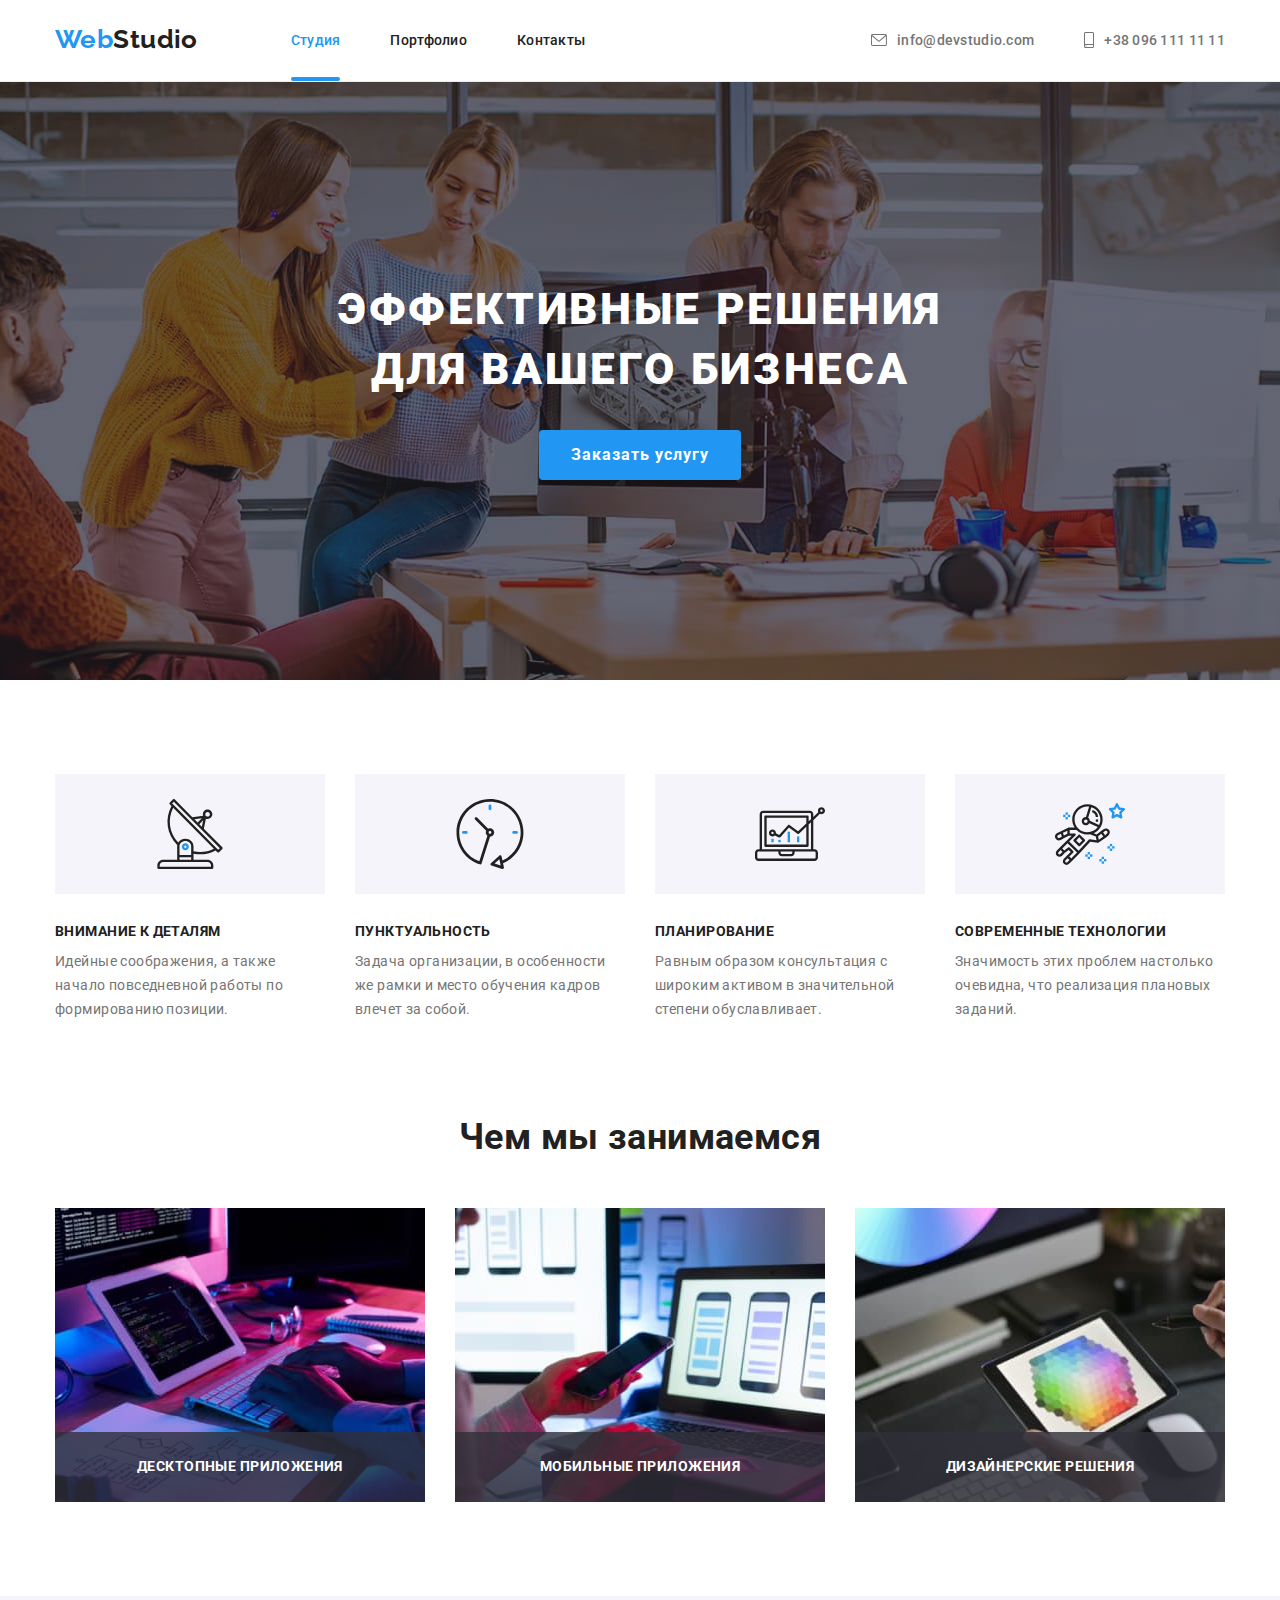
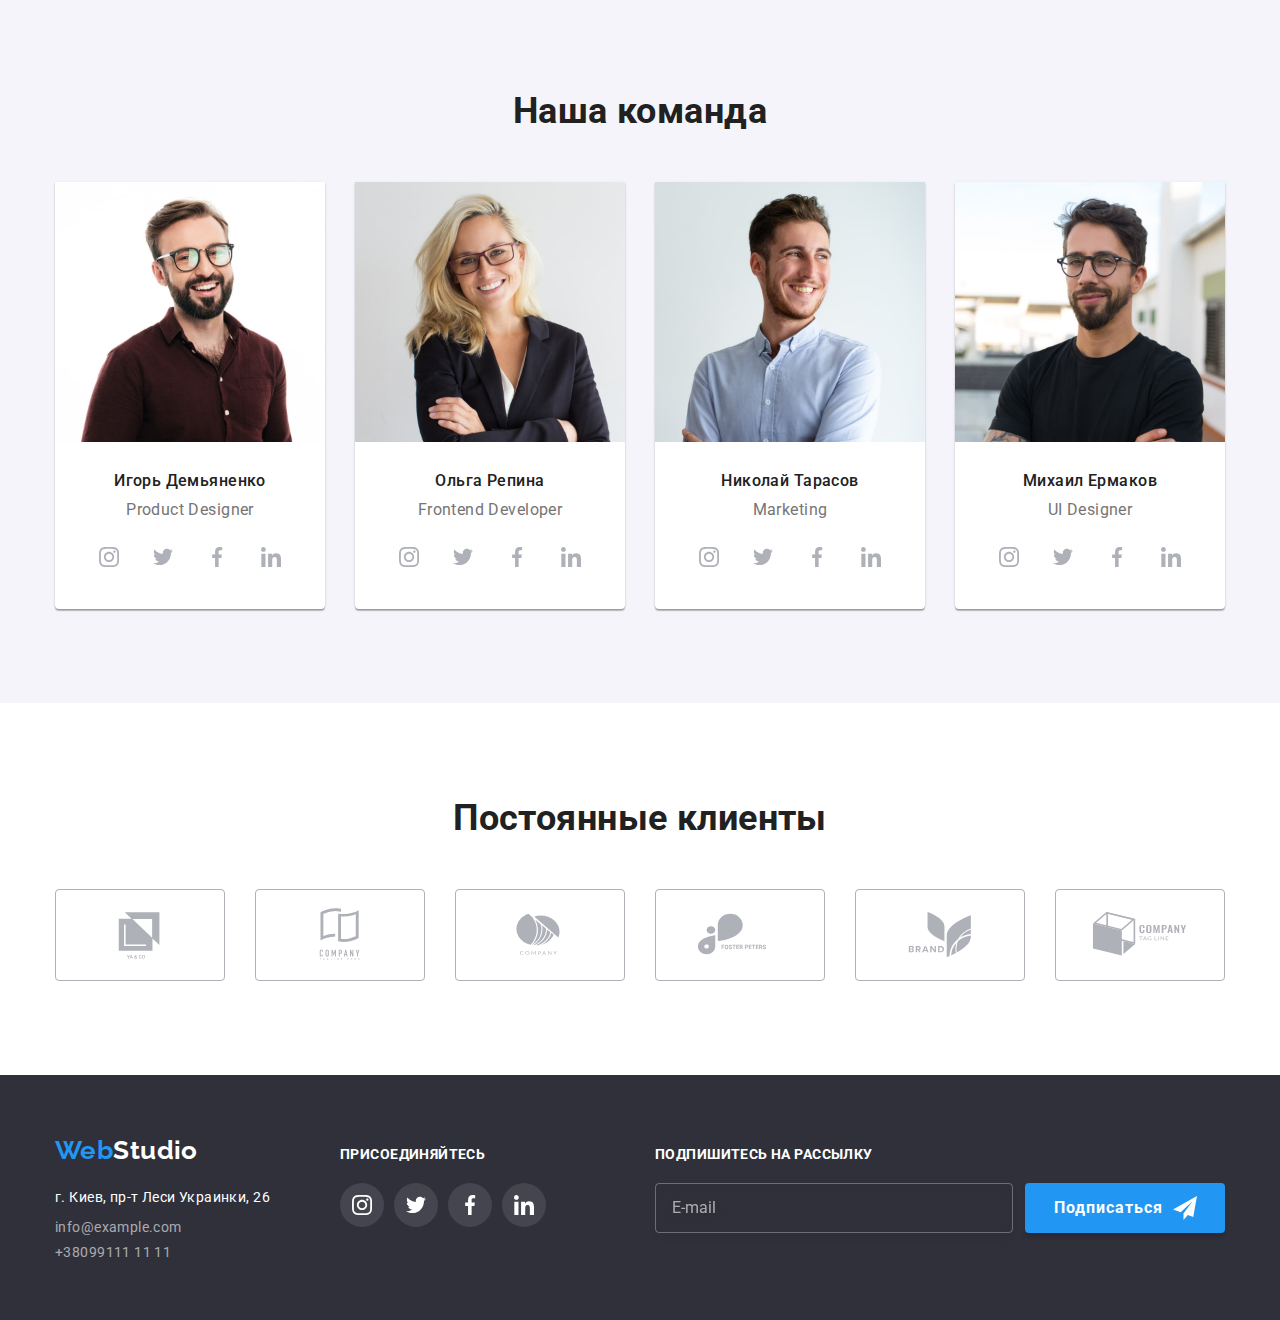
<file: index.html>
<!DOCTYPE html>
<html lang="ru">
  <head>
    <meta charset="UTF-8" />
    <meta http-equiv="X-UA-Compatible" content="IE=edge" />
    <meta name="viewport" content="width=device-width, initial-scale=1.0" />
    <title>WebStudio</title>
    <link rel="preconnect" href="https://fonts.googleapis.com" />
    <link rel="preconnect" href="https://fonts.gstatic.com" crossorigin />
    <link
      href="https://fonts.googleapis.com/css2?family=Raleway:wght@700&family=Roboto:wght@400;500;700;900&display=swap"
      rel="stylesheet"
    />
    <link
      rel="stylesheet"
      href="https://cdnjs.cloudflare.com/ajax/libs/modern-normalize/1.1.0/modern-normalize.min.css"
    />
    <link rel="stylesheet" href="./css/styles.css" />
  </head>
  <body>
    <!-- шапка сайту -->
    <header class="header">
      <div class="conteiner header-contact">
        <nav class="header-navig">
          <a href="" class="header-logo">Web<span class="header-logoblack">Studio</span></a>
          <ul class="header-nav list">
            <li class="header-item">
              <a href="./index.html" class="headerlink current">Студия</a>
            </li>
            <li class="header-item"><a href="./portfolio.html" class="headerlink">Портфолио</a></li>
            <li class="header-item"><a href="" class="headerlink">Контакты</a></li>
          </ul>
        </nav>

        <!-- мейл і тел -->
        <ul class="header-contact list">
          <li class="header-item">
            <a href="mailto:info@devstudio.com" class="headermail"
              ><svg class="header-icon" width="16px" height="12px">
                <use href="./images/icons.svg#icon-envelope"></use>
              </svg>
              info@devstudio.com
            </a>
          </li>
          <li class="header-item">
            <a href="tel:+380961111111" class="headertel"
              ><svg class="header-icon" width="10px" height="16px">
                <use href="./images/icons.svg#icon-smartphone"></use>
              </svg>
              +38 096 111 11 11
            </a>
          </li>
        </ul>
      </div>
    </header>
    <!---------- H E R O -------- ефективне - рішення --------->
    <main>
      <section class="section hero overlay">
        <div class="conteiner">
          <h1 class="hero-text">Эффективные решения для вашего бизнеса</h1>
          <button type="button" class="button-zakaz" data-modal-open>Заказать услугу</button>
        </div>
      </section>
      <!---------------- особливості ------------------->
      <section class="section special">
        <div class="conteiner">
          <h2 hidden>Особливості</h2>
          <ul class="title-list list">
            <li class="special-item icon-antenna">
              <h3 class="special-big">Внимание к деталям</h3>
              <p class="special small">
                Идейные соображения, а также начало повседневной работы по формированию позиции.
              </p>
            </li>
            <li class="special-item icon-clock">
              <h3 class="special-big">Пунктуальность</h3>
              <p class="special small">
                Задача организации, в особенности же рамки и место обучения кадров влечет за собой.
              </p>
            </li>
            <li class="special-item icon-diagram">
              <h3 class="special-big">Планирование</h3>
              <p class="special small">
                Равным образом консультация с широким активом в значительной степени обуславливает.
              </p>
            </li>
            <li class="special-item icon-astronaut">
              <h3 class="special-big">Современные технологии</h3>
              <p class="special small">
                Значимость этих проблем настолько очевидна, что реализация плановых заданий.
              </p>
            </li>
          </ul>
        </div>
      </section>
      <!-- чим ми займаємося -->
      <section class="section chem">
        <div class="conteiner">
          <h2 class="chem-text">Чем мы занимаемся</h2>
          <ul class="chem-list list">
            <li class="chem-item">
              <a href="" class="working1">
                <div class="chem-thumb">
                  <img src="./images/img1.jpg" alt="work with comp" width="370" />
                  <p class="chem-subtext">ДЕСКТОПНЫЕ ПРИЛОЖЕНИЯ</p>
                </div>
              </a>
            </li>
            <li class="chem-item">
              <a href="" class="working2">
                <div class="chem-thumb">
                  <img src="./images/img2.jpg" alt="work with phone" width="370" />
                  <p class="chem-subtext">МОБИЛЬНЫЕ ПРИЛОЖЕНИЯ</p>
                </div>
              </a>
            </li>
            <li class="chem-item">
              <a href="" class="working3">
                <div class="chem-thumb">
                  <img src="./images/img3.jpg" alt="work with tablet" width="370" />
                  <p class="chem-subtext">ДИЗАЙНЕРСКИЕ РЕШЕНИЯ</p>
                </div>
              </a>
            </li>
          </ul>
        </div>
      </section>
      <!-- наша команда -->
      <section class="section ourteam">
        <div class="conteiner">
          <h2 class="ourteam-text">Наша команда</h2>
          <ul class="team-list list">
            <li class="team-item">
              <article class="card">
                <div class="card-thumb">
                  <img src="./images/imgteam1.jpg" alt="Product Designer" width="270" />
                </div>
                <div class="card-content">
                  <h3 class="teamtext-big">Игорь Демьяненко</h3>
                  <p class="teamtext-small" lang="en">Product Designer</p>
                  <ul class="masters-soc list">
                    <li class="masters-soc-item">
                      <a href="" class="social-link link">
                        <svg class="soc-icon" width="20" height="20">
                          <use href="./images/icons.svg#icon-instagram"></use>
                        </svg>
                      </a>
                    </li>
                    <li class="masters-soc-item">
                      <a href="" class="social-link link">
                        <svg class="soc-icon" width="20" height="20">
                          <use href="./images/icons.svg#icon-twitter"></use>
                        </svg>
                      </a>
                    </li>
                    <li class="masters-soc-item">
                      <a href="" class="social-link link">
                        <svg class="soc-icon" width="20" height="20">
                          <use href="./images/icons.svg#icon-facebook"></use>
                        </svg>
                      </a>
                    </li>
                    <li class="masters-soc-item">
                      <a href="" class="social-link link">
                        <svg class="soc-icon" width="20" height="20">
                          <use href="./images/icons.svg#icon-linkedin"></use>
                        </svg>
                      </a>
                    </li>
                  </ul>
                </div>
              </article>
            </li>

            <li class="team-item">
              <article class="card">
                <div class="card-thumb">
                  <img src="./images/imgteam2.jpg" alt="Frontend Developer" width="270" />
                </div>
                <div class="card-content">
                  <h3 class="teamtext-big">Ольга Репина</h3>
                  <p class="teamtext-small" lang="en">Frontend Developer</p>
                  <ul class="masters-soc list">
                    <li class="masters-soc-item">
                      <a href="" class="social-link link">
                        <svg class="soc-icon" width="20" height="20">
                          <use href="./images/icons.svg#icon-instagram"></use>
                        </svg>
                      </a>
                    </li>
                    <li class="masters-soc-item">
                      <a href="" class="social-link link">
                        <svg class="soc-icon" width="20" height="20">
                          <use href="./images/icons.svg#icon-twitter"></use>
                        </svg>
                      </a>
                    </li>
                    <li class="masters-soc-item">
                      <a href="" class="social-link link">
                        <svg class="soc-icon" width="20" height="20">
                          <use href="./images/icons.svg#icon-facebook"></use>
                        </svg>
                      </a>
                    </li>
                    <li class="masters-soc-item">
                      <a href="" class="social-link link">
                        <svg class="soc-icon" width="20" height="20">
                          <use href="./images/icons.svg#icon-linkedin"></use>
                        </svg>
                      </a>
                    </li>
                  </ul>
                </div>
              </article>
            </li>

            <li class="team-item">
              <article class="card">
                <div class="card-thumb">
                  <img src="./images/imgteam3.jpg" alt="Marketing" width="270" />
                </div>
                <div class="card-content">
                  <h3 class="teamtext-big">Николай Тарасов</h3>
                  <p class="teamtext-small" lang="en">Marketing</p>
                  <ul class="masters-soc list">
                    <li class="masters-soc-item">
                      <a href="" class="social-link link">
                        <svg class="soc-icon" width="20" height="20">
                          <use href="./images/icons.svg#icon-instagram"></use>
                        </svg>
                      </a>
                    </li>
                    <li class="masters-soc-item">
                      <a href="" class="social-link link">
                        <svg class="soc-icon" width="20" height="20">
                          <use href="./images/icons.svg#icon-twitter"></use>
                        </svg>
                      </a>
                    </li>
                    <li class="masters-soc-item">
                      <a href="" class="social-link link">
                        <svg class="soc-icon" width="20" height="20">
                          <use href="./images/icons.svg#icon-facebook"></use>
                        </svg>
                      </a>
                    </li>
                    <li class="masters-soc-item">
                      <a href="" class="social-link link">
                        <svg class="soc-icon" width="20" height="20">
                          <use href="./images/icons.svg#icon-linkedin"></use>
                        </svg>
                      </a>
                    </li>
                  </ul>
                </div>
              </article>
            </li>

            <li class="team-item">
              <article class="card">
                <div class="card-thumb">
                  <img src="./images/imgteam4.jpg" alt="UI Designer" width="270" />
                </div>
                <div class="card-content">
                  <h3 class="teamtext-big">Михаил Ермаков</h3>
                  <p class="teamtext-small" lang="en">UI Designer</p>
                  <ul class="masters-soc list">
                    <li class="masters-soc-item">
                      <a href="" class="social-link link">
                        <svg class="soc-icon" width="20" height="20">
                          <use href="./images/icons.svg#icon-instagram"></use>
                        </svg>
                      </a>
                    </li>
                    <li class="masters-soc-item">
                      <a href="" class="social-link link">
                        <svg class="soc-icon" width="20" height="20">
                          <use href="./images/icons.svg#icon-twitter"></use>
                        </svg>
                      </a>
                    </li>
                    <li class="masters-soc-item">
                      <a href="" class="social-link link">
                        <svg class="soc-icon" width="20" height="20">
                          <use href="./images/icons.svg#icon-facebook"></use>
                        </svg>
                      </a>
                    </li>
                    <li class="masters-soc-item">
                      <a href="" class="social-link link">
                        <svg class="soc-icon" width="20" height="20">
                          <use href="./images/icons.svg#icon-linkedin"></use>
                        </svg>
                      </a>
                    </li>
                  </ul>
                </div>
              </article>
            </li>
          </ul>
        </div>
      </section>
    </main>
    <!------------ Постоянные клиенты ------------>
    <section class="section">
      <div class="conteiner">
        <h2 class="post-text">Постоянные клиенты</h2>
        <ul class="client list">
          <li class="client-item">
            <a href="" class="client-link">
              <svg class="client-icon" width="106px" height="60px">
                <use href="./images/icons.svg#icon-logo1"></use>
              </svg>
            </a>
          </li>
          <li class="client-item">
            <a href="" class="client-link"
              ><svg class="client-icon" width="106px" height="60px">
                <use href="./images/icons.svg#icon-logo2"></use>
              </svg>
            </a>
          </li>
          <li class="client-item">
            <a href="" class="client-link"
              ><svg class="client-icon" width="106px" height="60px">
                <use href="./images/icons.svg#icon-logo3"></use>
              </svg>
            </a>
          </li>
          <li class="client-item">
            <a href="" class="client-link"
              ><svg class="client-icon" width="106px" height="60px">
                <use href="./images/icons.svg#icon-logo4"></use>
              </svg>
            </a>
          </li>
          <li class="client-item">
            <a href="" class="client-link"
              ><svg class="client-icon" width="106px" height="60px">
                <use href="./images/icons.svg#icon-logo5"></use>
              </svg>
            </a>
          </li>
          <li class="client-item">
            <a href="" class="client-link"
              ><svg class="client-icon" width="106px" height="60px">
                <use href="./images/icons.svg#icon-logo6"></use>
              </svg>
            </a>
          </li>
        </ul>
      </div>
    </section>
    <!-- подвал -->
    <footer class="footer">
      <div class="conteiner">
        <div class="footer-primery">
          <a href="" class="footer-logo">Web<span class="footer-logowhite">Studio</span></a>
          <address class="footer-address">
            <ul class="footer-list list">
              <li class="footer-item">
                <a href="" class="footer-streat">г. Киев, пр-т Леси Украинки, 26</a>
              </li>
              <li class="footer-item">
                <a href="mailto:info@example.com" class="footermail-link">info@example.com</a>
              </li>
              <li class="footer-item">
                <a href="tel:+380991111111" class="footertel-link">+38099111 11 11</a>
              </li>
            </ul>
          </address>
        </div>
        <div class="footer-secondary">
          <strong class="footer-text">ПРИСОЕДИНЯЙТЕСЬ</strong>
          <ul class="footer-soc list">
            <li class="footer-soc-item">
              <a href="" class="footer-soc-link" aria-label="Instagram">
                <svg class="footer-soc-icon" width="20" height="20">
                  <use href="./images/icons.svg#icon-instagram"></use>
                </svg>
              </a>
            </li>
            <li class="footer-soc-item">
              <a href="" class="footer-soc-link" aria-label="Twitter">
                <svg class="footer-soc-icon" width="20px" height="20px">
                  <use href="./images/icons.svg#icon-twitter"></use>
                </svg>
              </a>
            </li>
            <li class="footer-soc-item">
              <a href="" class="footer-soc-link" aria-label="Facebook">
                <svg class="footer-soc-icon" width="20px" height="20px">
                  <use href="./images/icons.svg#icon-facebook"></use>
                </svg>
              </a>
            </li>
            <li class="footer-soc-item">
              <a href="" class="footer-soc-link" aria-label="Linkedin">
                <svg class="footer-soc-icon" width="20px" height="20px">
                  <use href="./images/icons.svg#icon-linkedin"></use>
                </svg>
              </a>
            </li>
          </ul>
        </div>
        <div class="footer-secondary-input">
          <p class="input-text">ПОДПИШИТЕСЬ НА РАССЫЛКУ</p>
          <form class="form-footer">
            <label class="footer-lable" for="mail"></label>
            <input class="footer-input" type="email" name="mail" id="mail" placeholder="E-mail" />
            <button type="submit" class="button-input">
              Подписаться
              <svg class="icon-send" width="24px" height="24px">
                <use href="./images/icons.svg#icon-icon-send-1"></use>
              </svg>
            </button>
          </form>
        </div>
      </div>
    </footer>
    <div class="backdrop is-hidden" data-modal>
      <div class="modal">
        <button type="button" class="btn-modal-close" data-modal-close>
          <svg class="close-icon" width="11px" height="11px">
            <use href="./images/icons.svg#icon-Vector-1"></use>
          </svg>
        </button>
        <p class="modal-title">Оставьте свои данные, мы вам перезвоним</p>
        <form class="form">
          <div class="form-field">
            <label class="form-label">Имя</label>
            <div class="input-wrap">
              <input class="form-input" type="text" name="name" id="name" />
              <svg class="form-icon" width="18px" height="18px">
                <use href="./images/icons.svg#icon-person-black"></use>
              </svg>
            </div>
          </div>
          <div class="form-field">
            <label for="tel" class="form-label">Телефон</label>
            <div class="input-wrap">
              <input class="form-input" type="tel" name="tel" id="tel" />
              <svg class="form-icon" width="18px" height="18px">
                <use href="./images/icons.svg#icon-phone-black"></use>
              </svg>
            </div>
          </div>
          <div class="form-field">
            <label for="mail" class="form-label">Почта</label>
            <div class="input-wrap">
              <input class="form-input" type="email" name="mail" id="mail" />
              <svg class="form-icon" width="18px" height="18px">
                <use href="./images/icons.svg#icon-email-black"></use>
              </svg>
            </div>
          </div>
          <div class="form-field">
            <label for="coment" class="form-label">Коментарий</label>
            <textarea
              name="coment"
              id="coment"
              cols="30"
              rows="10"
              placeholder="Введите текст"
            ></textarea>
          </div>
          <div class="form-field check">
            <input type="checkbox" name="policy" id="policy" class="input-check visually-hidden" />
            <label for="policy" class="check-text">
              <span>
                <svg class="check-icon" width="11px" height="8px">
                  <use href="./images/icons.svg#icon-Vector-2"></use>
                </svg>
              </span>
              Соглашаюсь с рассылкой и принимаю &nbsp; <a href="">Условия договора</a>
            </label>
          </div>
          <button type="submit" class="btn-otprav">Отправить</button>
        </form>
      </div>
    </div>
    <script src="./js/modal.js"></script>
  </body>
</html>
</file>
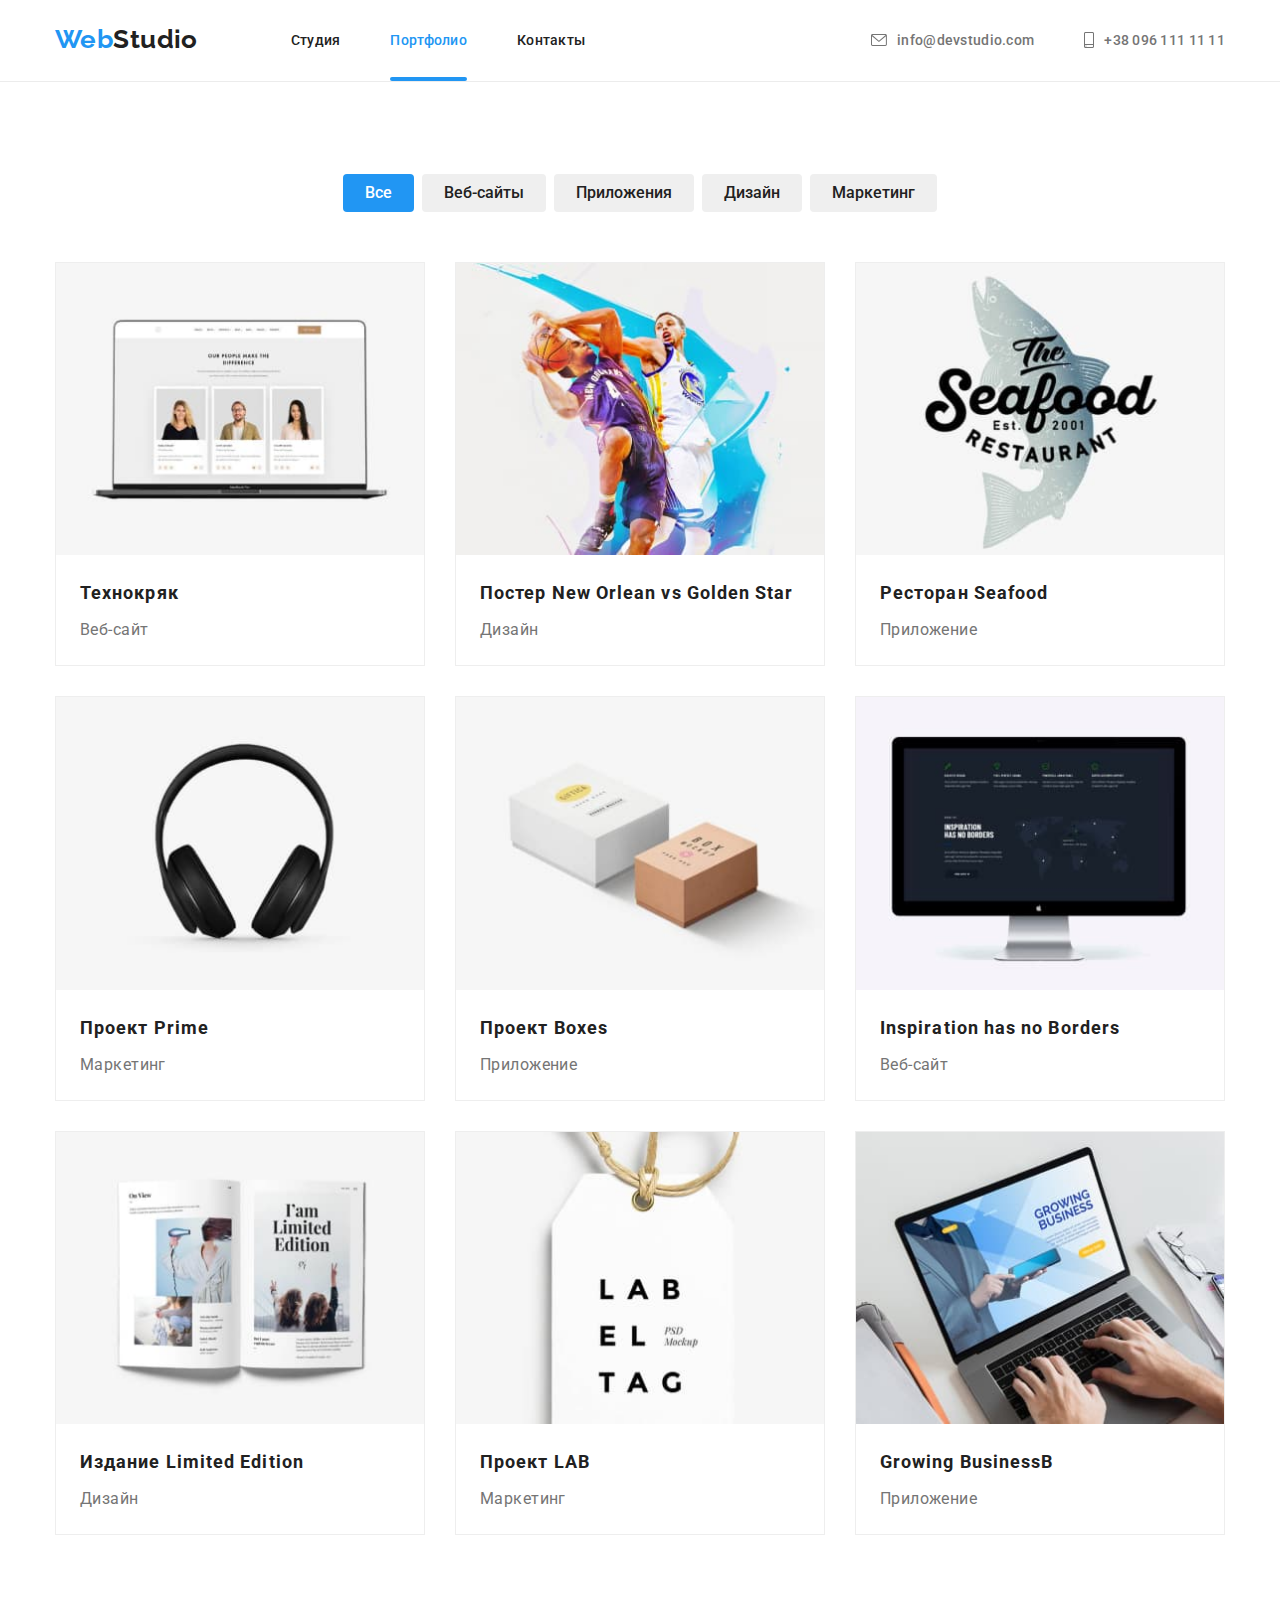
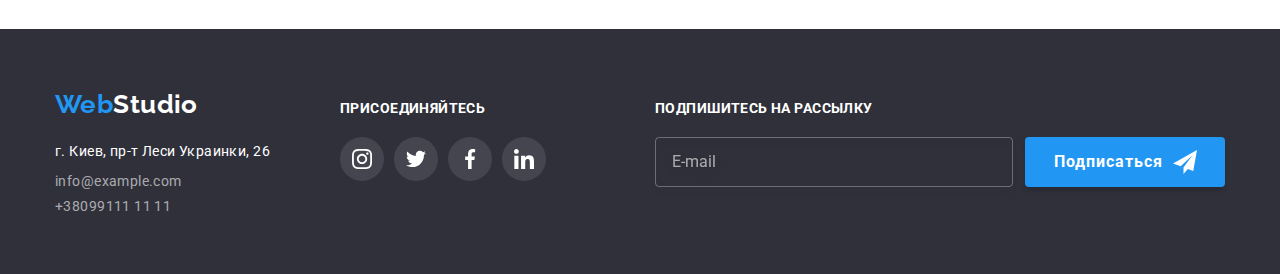
<file: portfolio.html>
<!DOCTYPE html>
<html lang="ru">
  <head>
    <meta charset="UTF-8" />
    <meta http-equiv="X-UA-Compatible" content="IE=edge" />
    <meta name="viewport" content="width=device-width, initial-scale=1.0" />
    <link rel="preconnect" href="https://fonts.googleapis.com" />
    <link rel="preconnect" href="https://fonts.gstatic.com" crossorigin />
    <link
      href="https://fonts.googleapis.com/css2?family=Raleway:wght@700&family=Roboto:wght@400;500;700;900&display=swap"
      rel="stylesheet"
    />
    <link
      rel="stylesheet"
      href="https://cdnjs.cloudflare.com/ajax/libs/modern-normalize/1.1.0/modern-normalize.min.css"
    />
    <link rel="stylesheet" href="./css/styles.css" />
    <title>WebStudio</title>
  </head>
  <body>
    <!-- шапка сайту -->
    <header class="header">
      <div class="conteiner header-contact">
        <nav class="header-navig">
          <a href="" class="header-logo">Web<span class="header-logoblack">Studio</span></a>
          <ul class="header-nav list">
            <li class="header-item"><a href="./index.html" class="headerlink">Студия</a></li>
            <li class="header-item">
              <a href="./portfolio.html" class="headerlink current">Портфолио</a>
            </li>
            <li class="header-item"><a href="" class="headerlink">Контакты</a></li>
          </ul>
        </nav>

        <!-- мейл і тел -->
        <ul class="header-contact list">
          <li class="header-item">
            <a href="mailto:info@devstudio.com" class="headermail"
              ><svg class="header-icon" width="16px" height="12px">
                <use href="./images/icons.svg#icon-envelope"></use>
              </svg>
              info@devstudio.com
            </a>
          </li>
          <li class="header-item">
            <a href="tel:+380961111111" class="headertel"
              ><svg class="header-icon" width="10px" height="16px">
                <use href="./images/icons.svg#icon-smartphone"></use>
              </svg>
              +38 096 111 11 11
            </a>
          </li>
        </ul>
      </div>
    </header>

    <main>
      <section class="section">
        <div class="conteiner">
          <h1 class="visually-hidden">Проекти</h1>
          <!-- фильтр -->
          <ul class="list filter">
            <li class="filter-item">
              <button type="button" class="filter buttons current">Все</button>
            </li>
            <li class="filter-item">
              <button type="button" class="filter buttons">Веб-сайты</button>
            </li>
            <li class="filter-item">
              <button type="button" class="filter buttons">Приложения</button>
            </li>
            <li class="filter-item">
              <button type="button" class="filter buttons">Дизайн</button>
            </li>
            <li class="filter-item">
              <button type="button" class="filter buttons">Маркетинг</button>
            </li>
          </ul>

          <!-- project -->
          <ul class="list project">
            <li class="box-cards">
              <a href="" class="box-cards link">
                <div class="project-thunb">
                  <img src="./images/img.jpg" alt="Технокряк" width="370" />
                  <p class="project-subtext">
                    Ресурс предлагает комплексные предложения с разным уровнем функционала и
                    сервисов. Все это позволит посетителю получить исчерпывающие сведения о компании
                    или частном лице
                  </p>
                </div>
                <div class="card-content-project">
                  <h2 class="project-big">Технокряк</h2>
                  <p class="project-small">Веб-сайт</p>
                </div>
              </a>
            </li>

            <li class="box-cards">
              <a href="" class="box-cards link"
                ><div class="project-thunb">
                  <img
                    src="./images/img(1).jpg"
                    alt="Постер New Orlean vs Golden Star"
                    width="370"
                  />
                  <p class="project-subtext">
                    Ресурс предлагает комплексные предложения с разным уровнем функционала и
                    сервисов. Все это позволит посетителю получить исчерпывающие сведения о компании
                    или частном лице
                  </p>
                </div>
                <div class="card-content-project">
                  <h2 class="project-big">
                    Постер <span lang="en">New Orlean vs Golden Star</span>
                  </h2>
                  <p class="project-small">Дизайн</p>
                </div>
              </a>
            </li>

            <li class="box-cards">
              <a href="" class="box-cards link"
                ><div class="project-thunb">
                  <img src="./images/img(2).jpg" alt="Ресторан Seafood" width="370" />
                  <p class="project-subtext">
                    Ресурс предлагает комплексные предложения с разным уровнем функционала и
                    сервисов. Все это позволит посетителю получить исчерпывающие сведения о компании
                    или частном лице
                  </p>
                </div>
                <div class="card-content-project">
                  <h2 class="project-big">Ресторан <span lang="en">Seafood</span></h2>
                  <p class="project-small">Приложение</p>
                </div>
              </a>
            </li>

            <li class="box-cards">
              <a href="" class="box-cards link"
                ><div class="project-thunb">
                  <img src="./images/img(3).jpg" alt="Проект Prime" width="370" />
                  <p class="project-subtext">
                    Ресурс предлагает комплексные предложения с разным уровнем функционала и
                    сервисов. Все это позволит посетителю получить исчерпывающие сведения о компании
                    или частном лице
                  </p>
                </div>
                <div class="card-content-project">
                  <h2 class="project-big">Проект <span lang="en">Prime</span></h2>
                  <p class="project-small">Маркетинг</p>
                </div>
              </a>
            </li>

            <li class="box-cards">
              <a href="" class="box-cards link"
                ><div class="project-thunb">
                  <img src="./images/img(4).jpg" alt="Проект Boxes" width="370" />
                  <p class="project-subtext">
                    Ресурс предлагает комплексные предложения с разным уровнем функционала и
                    сервисов. Все это позволит посетителю получить исчерпывающие сведения о компании
                    или частном лице
                  </p>
                </div>
                <div class="card-content-project">
                  <h2 class="project-big">Проект <span lang="en">Boxes</span></h2>
                  <p class="project-small">Приложение</p>
                </div>
              </a>
            </li>

            <li class="box-cards">
              <a href="" class="box-cards link"
                ><div class="project-thunb">
                  <img src="./images/img(5).jpg" alt="Inspiration has no Borders" width="370" />
                  <p class="project-subtext">
                    Ресурс предлагает комплексные предложения с разным уровнем функционала и
                    сервисов. Все это позволит посетителю получить исчерпывающие сведения о компании
                    или частном лице
                  </p>
                </div>
                <div class="card-content-project">
                  <h2 class="project-big">Inspiration has no Borders</h2>
                  <p class="project-small">Веб-сайт</p>
                </div>
              </a>
            </li>

            <li class="box-cards">
              <a href="" class="box-cards link"
                ><div class="project-thunb">
                  <img src="./images/img(6).jpg" alt="Издание Limited Edition" width="370" />
                  <p class="project-subtext">
                    Ресурс предлагает комплексные предложения с разным уровнем функционала и
                    сервисов. Все это позволит посетителю получить исчерпывающие сведения о компании
                    или частном лице
                  </p>
                </div>
                <div class="card-content-project">
                  <h2 class="project-big">Издание <span lang="en">Limited Edition</span></h2>
                  <p class="project-small">Дизайн</p>
                </div>
              </a>
            </li>

            <li class="box-cards">
              <a href="" class="box-cards link"
                ><div class="project-thunb">
                  <img src="./images/img(7).jpg" alt="Проект LAB" width="370" />
                  <p class="project-subtext">
                    Ресурс предлагает комплексные предложения с разным уровнем функционала и
                    сервисов. Все это позволит посетителю получить исчерпывающие сведения о компании
                    или частном лице
                  </p>
                </div>
                <div class="card-content-project">
                  <h2 class="project-big">Проект <span lang="en">LAB</span></h2>
                  <p class="project-small">Маркетинг</p>
                </div>
              </a>
            </li>

            <li class="box-cards">
              <a href="" class="box-cards link"
                ><div class="project-thunb">
                  <img src="./images/img(8).jpg" alt="Growing Business" width="370" />
                  <p class="project-subtext">
                    Ресурс предлагает комплексные предложения с разным уровнем функционала и
                    сервисов. Все это позволит посетителю получить исчерпывающие сведения о компании
                    или частном лице
                  </p>
                </div>
                <div class="card-content-project">
                  <h2 class="project-big">Growing BusinessB</h2>
                  <p class="project-small">Приложение</p>
                </div>
              </a>
            </li>
          </ul>
        </div>
      </section>
    </main>
    <!-- підвал -->
    <footer class="footer">
      <div class="conteiner">
        <div class="footer-primery">
          <a href="" class="footer-logo">Web<span class="footer-logowhite">Studio</span></a>
          <address class="footer-address">
            <ul class="footer-list list">
              <li class="footer-item">
                <a href="" class="footer-streat">г. Киев, пр-т Леси Украинки, 26</a>
              </li>
              <li class="footer-item">
                <a href="mailto:info@example.com" class="footermail-link">info@example.com</a>
              </li>
              <li class="footer-item">
                <a href="tel:+380991111111" class="footertel-link">+38099111 11 11</a>
              </li>
            </ul>
          </address>
        </div>
        <div class="footer-secondary">
          <strong class="footer-text">ПРИСОЕДИНЯЙТЕСЬ</strong>
          <ul class="footer-soc list">
            <li class="footer-soc-item">
              <a href="" class="footer-soc-link" aria-label="Instagram">
                <svg class="footer-soc-icon" width="20" height="20">
                  <use href="./images/icons.svg#icon-instagram"></use>
                </svg>
              </a>
            </li>
            <li class="footer-soc-item">
              <a href="" class="footer-soc-link" aria-label="Twitter">
                <svg class="footer-soc-icon" width="20px" height="20px">
                  <use href="./images/icons.svg#icon-twitter"></use>
                </svg>
              </a>
            </li>
            <li class="footer-soc-item">
              <a href="" class="footer-soc-link" aria-label="Facebook">
                <svg class="footer-soc-icon" width="20px" height="20px">
                  <use href="./images/icons.svg#icon-facebook"></use>
                </svg>
              </a>
            </li>
            <li class="footer-soc-item">
              <a href="" class="footer-soc-link" aria-label="Linkedin">
                <svg class="footer-soc-icon" width="20px" height="20px">
                  <use href="./images/icons.svg#icon-linkedin"></use>
                </svg>
              </a>
            </li>
          </ul>
        </div>
        <div class="footer-secondary-input">
          <p class="input-text">ПОДПИШИТЕСЬ НА РАССЫЛКУ</p>
          <form class="form-footer">
            <label class="footer-lable" for="mail"></label>
            <input class="footer-input" type="email" name="mail" id="mail" placeholder="E-mail" />
            <button type="submit" class="button-input">
              Подписаться
              <svg class="icon-send" width="24px" height="24px">
                <use href="./images/icons.svg#icon-icon-send-1"></use>
              </svg>
            </button>
          </form>
        </div>
      </div>
    </footer>
  </body>
</html>
</file>
<file: css/styles.css>
/* Палітра кольорів */
/* primary-text-color: #212121;
    second-text-color: #757575;
    accent-color: #2196f3;
    accent-color-text: #ffffff;
    background-header: #ffffff;
    background-efect: #2f303a;
    background-ourteam-color: #f5f4fa;
    line-header: #ececec;
    background-buttom: #f5f4fa;
    background-buttom-accent: #2196f3;
    box-shadow: 0px 3px 1px rgba(0, 0, 0, 0.1), 0px 1px 2px rgba(0, 0, 0, 0.08),
  0px 2px 2px rgba(0, 0, 0, 0.12);
    box-shadow-buttom-studio: 0px 4px 4px rgba(0, 0, 0, 0.15);
    box-shadow-team: 0px 1px 3px rgba(0, 0, 0, 0.12), 0px 1px 1px rgba(0, 0, 0, 0.14),
    0px 2px 1px rgba(0, 0, 0, 0.2);
    background-color: #ffffff;
    background-box: #ffffff;
    border-color: #eeeeee;
    footerbackground-color: #2f303a;
    footer-text: rgba(255, 255, 255, 0.6);
    footer-text-color: #ffffff; 
    modal-bcg: rgba(0, 0, 0, 0.2);*/

:root {
  --primary-text-color: #212121;
  --second-text-color: #757575;
  --accent-color: #2196f3;
  --accent-color-text: #ffffff;
  --box-cards-gap: 30px;
  --box-cards-gap-top: 50px;
  --background-header: #ffffff;
  --background-efect: #2f303a;
  --background-ourteam-color: #f5f4fa;
  --background-buttom: #f5f4fa;
  --background-buttom-accent: #2196f3;
  --background-buttom-zakaz-hover: #188ce8;
  --box-shadow: 0px 3px 1px rgba(0, 0, 0, 0.1), 0px 1px 2px rgba(0, 0, 0, 0.08),
    0px 2px 2px rgba(0, 0, 0, 0.12);
  --box-shadow-buttom-studio: 0px 4px 4px rgba(0, 0, 0, 0.15);
  --box-shadow-ourteam: 0px 1px 3px rgba(0, 0, 0, 0.12), 0px 1px 1px rgba(0, 0, 0, 0.14),
    0px 2px 1px rgba(0, 0, 0, 0.2);
  --border-radius-card-team: 0px 0px 4px 4px;
  --background-color: #ffffff;
  --background-box: #ffffff;
  --background-img-team: #ffffff;
  --border-card-project-line: 1px solid #eeeeee;
  --box-shadow-card-project: 0px 1px 1px rgba(0, 0, 0, 0.12), 0px 4px 4px rgba(0, 0, 0, 0.06),
    1px 4px 6px rgba(0, 0, 0, 0.16);
  --footerbackground-color: #2f303a;
  --footer-text: rgba(255, 255, 255, 0.6);
  --footer-text-color: #ffffff;
  --border-line: 1px solid #ececec;
  --hero-background: #c4c4c4;
  --hero-bcg-overlay: rgba(47, 48, 58, 0.4);
  --icon-text: #afb1b8;
  --icon-bgound-footer: rgba(255, 255, 255, 0.1);
  --post-client-border-color: #afb1b8;
  --modal-bcg: rgba(0, 0, 0, 0.2);
  --modal-box-shadow: 0px 1px 3px rgba(0, 0, 0, 0.12), 0px 1px 1px rgba(0, 0, 0, 0.14),
    0px 2px 1px rgba(0, 0, 0, 0.2);
  --bcg-chem-subtext: rgba(47, 48, 58, 0.8);
  --project-bgc-overlay: rgba(33, 150, 243, 0.9);
  --cubic: cubic-bezier(0.4, 0, 0.2, 1);
}
/* html {
  box-sizing: border-box;
}
*,
*::before,
*::after {
  box-sizing: inherit;
} */

h1,
h2,
h3,
h4,
h5,
h6,
p {
  margin: 0;
}
ul {
  margin: 0;
  padding-left: 0;
}
img {
  display: block;
  max-width: 100%;
  height: auto;
}
.list,
a {
  list-style: none;
  text-decoration: none;
}
address {
  font-style: normal;
}

body {
  padding-top: 80px;
  color: var(--primary-text-color);
  background: var(--background-color);
  font-family: 'Roboto', sans-serif;
  font-size: 14px;
  font-style: normal;
  letter-spacing: 0.03em;
}
.header {
  border-bottom: var(--border-line);
  background: var(--background-header);
}
.conteiner {
  width: 1200px;
  margin-left: auto;
  margin-right: auto;
  padding-left: 15px;
  padding-right: 15px;
  /* outline: 1px solid red; */
}
.section {
  padding: 94px 0px;
  /* background-color: orange; */
}
/* ------------- логотип WebStudio -------------*/
.header {
  position: fixed;
  width: 100%;
  top: 0;
  left: 0;
  z-index: 1;
}
.header-navig {
  display: flex;
}
.header-nav {
  display: flex;
  align-items: center;
}
.header-logo {
  font-family: 'Raleway';
  font-weight: 700;
  font-size: 26px;
  line-height: 1.2;
  padding: 24px 0 25px 0;
  margin-right: 93px;

  color: var(--accent-color);
}
.header-logoblack {
  color: var(--primary-text-color);
}

/* --------------- навігація Студия -------------*/
.header-item:not(:last-child) {
  margin-right: 50px;
}
/* або через селектор сусіда */
/* .header .header-item + .header-item {
  margin-left: 50px;
} */
.headerlink {
  position: relative;

  padding: 32px 0;
  font-weight: 500;
  line-height: 1.2;
  letter-spacing: 0.02em;

  color: var(--primary-text-color);

  transition-property: color;
  transition-duration: 250ms;
  transition-timing-function: var(--cubic);
}
.headerlink.current {
  color: var(--accent-color);
}
.headerlink.current::after {
  content: '';
  position: absolute;
  display: block;
  width: 100%;
  height: 4px;
  left: 0;
  bottom: -1px;
  border-radius: 2px;
  opacity: 1;
  background-color: var(--accent-color);
}
.headerlink::after {
  content: '';
  position: absolute;
  display: block;
  width: 100%;
  height: 4px;
  left: 0;
  bottom: -1px;
  border-radius: 2px;
  background-color: var(--accent-color);
  opacity: 0;

  transform-origin: right left;
  transform: scaleX(1);
  transition: transform 250ms var(--cubic), opacity 250ms var(--cubic);
}
.headerlink:hover::after,
.headerlink:focus::after {
  content: '';
  position: absolute;
  display: block;
  width: 100%;
  height: 4px;
  left: 0;
  bottom: -1px;
  border-radius: 2px;

  background-color: var(--accent-color);
  opacity: 1;
  transform: scaleX(0);
}
.headerlink:hover,
.headerlink:focus {
  color: var(--accent-color);
}

/*------------------- мейл і тел ---------------*/

.header-contact {
  display: flex;
  justify-content: center;
  margin-left: auto;
  align-items: center;
}

.headermail,
.headertel {
  display: inline-flex;
  align-items: center;
  padding: 32px 0;
  cursor: pointer;
  font-weight: 500;
  line-height: 1.2;
  letter-spacing: 0.02em;

  color: var(--second-text-color);

  transition-property: color;
  transition-duration: 250ms;
  transition-timing-function: var(--cubic);
}
.header-icon {
  margin-right: 10px;
  fill: currentColor;
}
.headermail:hover,
.headermail:focus {
  color: var(--accent-color);
}
.headertel:hover,
.headertel:focus {
  color: var(--accent-color);
}

/*--------------- фильтр -----------*/
.visually-hidden {
  position: absolute;
  width: 1px;
  height: 1px;
  margin: -1px;
  border: 0;
  padding: 0;
  white-space: nowrap;
  clip-path: inset(100%);
  clip: rect(0 0 0 0);
  overflow: hidden;
}
.filter-item:not(:last-child) {
  margin-right: 8px;
}
.filter {
  display: flex;
  margin-bottom: 50px;
  border-radius: 4px;
  justify-content: center;
}
.buttons {
  margin-bottom: 0;
  padding: 6px 22px;
  font-family: inherit;
  font-weight: 500;
  font-size: 16px;
  line-height: 1.62;
  cursor: pointer;
  border: 0px solid transparent;

  color: var(--primary-text-color);

  transition-property: color, background-color, box-shadow;
  transition-duration: 250ms;
  transition-timing-function: var(--cubic);
}
.buttons:hover,
.buttons:focus {
  box-shadow: var(--box-shadow);
  color: var(--accent-color-text);
  background-color: var(--background-buttom-accent);
}
.buttons:active {
  box-shadow: var(--box-shadow);
  color: var(--accent-color-text);
  background-color: var(--background-buttom-accent);
}
.buttons.current {
  color: var(--accent-color-text);
  background-color: var(--accent-color);
}
/* ------------ PROJECT - SITKA -----------*/
.project {
  display: flex;
  flex-wrap: wrap;
  margin-left: calc(-1 * var(--box-cards-gap));
  margin-top: calc(-1 * var(--box-cards-gap));
}
.project > .box-cards {
  margin-left: var(--box-cards-gap);
  margin-top: var(--box-cards-gap);
  flex-basis: calc(100% / 3 - var(--box-cards-gap));

  background: var(--background-box);
  border: var(--border-card-project-line);
}
.box-cards .link {
  display: block;

  transition-property: box-shadow;
  transition-duration: 250ms;
  transition-timing-function: var(--cubic);
}
.box-cards .link:hover,
.box-cards .link:focus {
  box-shadow: var(--box-shadow-card-project);
}
.project-thunb {
  position: relative;
  overflow: hidden;
}
.box-cards:hover .project-subtext,
.box-cards:focus .project-subtext {
  transform: translateY(0);
}
.project-subtext {
  position: absolute;
  top: 0;
  height: 100%;
  font-size: 18px;
  line-height: 1.56;
  padding: 63px 24px;
  overflow: auto;

  color: var(--accent-color-text);
  background: var(--project-bgc-overlay);
  transform: translateY(101%);
  transition: transform 250ms linear;
}

/*------- або ---- PROJECT - SITKA ----- по-іншому --------*/
/* .project {
  display: flex;
  flex-wrap: wrap;
  margin: -15px;
}
.project > .box-cards {
  margin: 15px;
  flex-basis: calc(100% / 3 - 30px);
  background: var(--background-box);
  border: var(--border-card-project-line);
} */

/*------- або ---- PROJECT - SITKA ----- gap ( Gutter) --------*/
/* .project {
  display: flex;
  flex-wrap: wrap;
  gap: 30px;
} */

/*------------------ CARD SET PROJECT ---------------*/
.card-content-project {
  padding: 20px 24px;
}
.project-big {
  margin-bottom: 4px;
  font-weight: 700;
  font-size: 18px;
  line-height: 2;
  letter-spacing: 0.06em;
  color: var(--primary-text-color);
}
.project-small {
  font-size: 16px;
  line-height: 1.87;
  color: var(--second-text-color);
}

/*------------------- css index --------------*/

/* ------------------ H E R O ----------------*/
.hero {
  padding-top: 200px;
  padding-bottom: 200px;
  text-align: center;
  background-color: var(--background-efect);
}
.overlay {
  max-width: 1600px;
  height: 600px;
  margin-left: auto;
  margin-right: auto;

  background-image: linear-gradient(to right, var(--hero-bcg-overlay), var(--hero-bcg-overlay)),
    url('../images/hero.jpg');
  background-repeat: no-repeat;
  background-size: cover;
  background-position: center;
  background-color: var(--hero-background);
}
.hero-text {
  margin: 0 auto;
  margin-bottom: 30px;
  max-width: 696px;
  font-weight: 900;
  font-size: 44px;
  line-height: 1.36;
  letter-spacing: 0.06em;
  text-transform: uppercase;

  color: var(--accent-color-text);
}

/*------------------- кнопка -------------------*/
.button-zakaz {
  display: inline-flex;
  min-width: 200px;
  height: 50px;
  padding: 10px 32px;
  border: 0px solid transparent;
  font-family: inherit;
  font-weight: 700;
  font-size: 16px;
  line-height: 1.88;
  align-items: center;
  text-align: center;
  cursor: pointer;
  letter-spacing: 0.06em;

  box-shadow: var(--box-shadow-buttom-studio);
  border-radius: 4px;
  color: var(--accent-color-text);
  background-color: var(--background-buttom-accent);

  transition-property: background-color, box-shadow;
  transition-duration: 250ms;
  transition-timing-function: var(--cubic);
}
.button-zakaz:hover,
.button-zakaz:focus {
  color: var(--accent-color-text);
  background-color: var(--background-buttom-zakaz-hover);
}
/* ------------- модальне вікно ------------ */
.backdrop {
  position: fixed;
  top: 0;
  left: 0;
  width: 100%;
  height: 100%;
  /* z-index: 1; */

  background-color: var(--modal-bcg);
  transition: opacity 250ms var(--cubic), visibility 250ms var(--cubic);
}
.backdrop.is-hidden {
  opacity: 0;
  visibility: hidden;
  pointer-events: none;
}
.backdrop.is-hidden .modal {
  transform: translate(-50%, -50%) scale(0) rotate(360deg);
}
.modal {
  position: absolute;
  top: 50%;
  left: 50%;
  padding: 40px;
  min-width: 528px;
  min-height: 581px;
  border-radius: 4px;

  background-color: var(--background-color);
  box-shadow: var(--modal-box-shadow);

  transform: translate(-50%, -50%) scale(1) rotate(0);
  transition: transform 250ms var(--cubic);
}
.modal-title {
  font-weight: 700;
  font-size: 20px;
  line-height: calc(23 / 20);
  text-align: center;

  color: var(--primary-text-color);
}
.btn-modal-close {
  position: absolute;
  right: 8px;
  top: 8px;
  display: flex;
  align-items: center;
  justify-content: center;
  cursor: pointer;
  width: 30px;
  height: 30px;
  border-radius: 50%;
  background: var(--background-color);
  border: 1px solid rgba(0, 0, 0, 0.1);
  outline: transparent;
  transition-property: var(--background-buttom-accent);
  transition-duration: 250ms;
  transition-timing-function: var(--cubic);
}
.btn-modal-close:hover,
.btn-modal-close:focus {
  fill: var(--accent-color);
  border-color: var(--accent-color);
}

.btn-otprav {
  display: block;
  margin-top: 30px;
  margin-right: auto;
  margin-left: auto;
  min-width: 200px;
  height: 50px;

  padding: 10px 55px 10px 56px;
  border: 0px solid transparent;

  font-family: inherit;
  font-weight: 700;
  font-size: 16px;
  line-height: 1.88;
  align-items: center;
  text-align: center;
  cursor: pointer;
  letter-spacing: 0.06em;

  box-shadow: var(--box-shadow-buttom-studio);
  border-radius: 4px;
  color: var(--accent-color-text);
  background-color: var(--background-buttom-accent);

  transition-property: background-color, box-shadow;
  transition-duration: 250ms;
  transition-timing-function: var(--cubic);
}
.btn-otprav:hover,
.btn-otprav:focus {
  color: var(--accent-color-text);
  background-color: var(--background-buttom-zakaz-hover);
}
.form {
  margin-left: auto;
  margin-right: auto;
  margin-top: 12px;
}
.form-field {
  margin-top: 10px;
}
.form-field:first-child {
  margin-top: 0;
}
.check {
  margin-top: 20px;
}
.form-label {
  display: block;
  text-align: start;
  font-size: 12px;
  line-height: 1.17;
  letter-spacing: 0.01em;
  color: var(--second-text-color);
}
.input-wrap {
  position: relative;
  margin-top: 4px;
}
.form-icon {
  position: absolute;
  left: 15px;
  top: 50%;
  transform: translateY(-50%);
  color: var(--primary-text-color);

  transition-property: fill;
  transition-duration: 250ms;
  transition-timing-function: var(--cubic);
}
.form-input {
  width: 100%;
  height: 40px;
  padding-left: 42px;
  background-color: transparent;
  border: 1px solid rgba(33, 33, 33, 0.2);
  border-radius: 4px;
  outline: transparent;

  transition-property: border-color;
  transition-duration: 250ms;
  transition-timing-function: var(--cubic);
}
.form-input:hover,
.form-input:focus {
  border-color: var(--background-buttom-accent);
}
.form-input:hover + .form-icon,
.form-input:focus + .form-icon {
  fill: var(--accent-color);
}
.form-field textarea {
  display: block;
  margin-top: 4px;
  padding: 12px 16px;
  resize: none;
  width: 100%;
  height: 120px;

  color: rgba(117, 117, 117, 0.5);
  border: 1px solid rgba(33, 33, 33, 0.2);
  border-radius: 4px;
  outline: transparent;

  transition-property: border-color;
  transition-duration: 250ms;
  transition-timing-function: var(--cubic);
}
.form-field textarea::placeholder {
  font-size: 12px;
  line-height: 1.17;
  letter-spacing: 0.01em;

  color: rgba(117, 117, 117, 0.5);
}
.form-field textarea:hover,
.form-field textarea:focus {
  border-color: var(--background-buttom-accent);
}
.check-text {
  display: flex;
  justify-content: center;
  align-items: center;
  font-size: 14px;
  line-height: 1.71;
  color: var(--second-text-color);
}
.check-text a {
  text-decoration-line: underline;
  color: var(--accent-color);
}
.check-text span {
  display: flex;
  align-items: center;
  justify-content: center;
  width: 16px;
  height: 15px;
  margin-right: 8.38px;
  border: 1px solid #212121;
  border-radius: 2px;
}
.check-icon {
  fill: transparent;
}
.input-check:checked + .check-text span {
  background: var(--accent-color);
  border-radius: 2px;
  border: none;
}
.input-check:checked + .check-text .check-icon {
  fill: var(--accent-color-text);
}
.input-check:focus + .check-text span {
  border-color: var(--background-buttom-accent);
}
/* ------- іконка - v - через ----- before -------- */
/* .check-text::before {
  content: '';
  width: 16px;
  height: 15px;
  margin-right: 8.38px;
  border: 1px solid #212121;
}
.input-check:checked + .check-text::before {
  background: var(--accent-color);
  border-radius: 2px;
  background-image: url(../images/Vector-2.svg);
  background-repeat: no-repeat;
  background-position: center;
  border: none;
} */
/*----------------- особливості ----------------*/
.title-list {
  display: flex;
  flex-wrap: wrap;
  margin-left: calc(-1 * var(--box-cards-gap));
}
.title-list > .special-item {
  margin-left: var(--box-cards-gap);
  flex-basis: calc(100% / 4 - var(--box-cards-gap));
}
.special-item::before {
  display: block;
  content: '';
  height: 120px;
  background-size: auto;
  background-repeat: no-repeat;
  background-position: center;
  margin-bottom: 30px;
  background-color: var(--background-buttom);
}
.icon-antenna::before {
  background-image: url(../images/antenna\ 1.svg);
}
.icon-clock::before {
  background-image: url(../images/clock\ 1.svg);
}
.icon-diagram::before {
  background-image: url(../images/diagram\ 1.svg);
}
.icon-astronaut::before {
  background-image: url(../images/astronaut\ 1.svg);
}
.special-big {
  margin-bottom: 10px;
  font-weight: 700;
  font-size: 14px;
  line-height: 1.14;
  text-transform: uppercase;

  color: var(--primary-text-color);
}
/* застосовано іншу специфічність css */
.special .small {
  font-weight: 400;
  font-size: 14px;
  line-height: 1.71;

  color: var(--second-text-color);
}

/*------------ чим ми займаємося -------------*/
.chem {
  padding-top: 0px;
}
.chem-text {
  font-weight: 700;
  margin-bottom: 50px;
  font-size: 36px;
  line-height: 1.17;
  text-align: center;

  color: var(--primary-text-color);
}
.chem-list {
  display: flex;
}
.chem-list .chem-item + .chem-item {
  margin-left: 30px;
}
.chem-thumb {
  position: relative;
}
.chem-subtext {
  display: flex;
  justify-content: center;
  align-items: center;
  position: absolute;
  bottom: 0;
  width: 100%;
  height: 70px;
  font-weight: 700;
  line-height: 1.14;
  text-transform: uppercase;

  color: var(--accent-color-text);
  background: var(--bcg-chem-subtext);
}

/*------------- наша команда ----------*/
.ourteam {
  background: var(--background-ourteam-color);
}
.team-item {
  background-color: var(--background-img-team);
}
.ourteam-text {
  margin-bottom: 50px;
  font-weight: 700;
  font-size: 36px;
  line-height: 1.17;
  text-align: center;

  color: var(--primary-text-color);
}
/* --------- CARD SET ------ OUR TEAM ---------*/
.team-list {
  display: flex;
  flex-wrap: wrap;
  margin-left: -30px;
}
.team-list > .team-item {
  margin-left: 30px;
  flex-basis: calc(100% / 4 - 30px);
}
/* або сусіди */
/* .team-list .team-item + .team-item {
  margin-left: 30px;
} */

.card {
  border-radius: var(--border-radius-card-team);
  box-shadow: var(--box-shadow-ourteam);
}
.card-content {
  text-align: center;
  padding: 30px 0px;
}
.teamtext-big {
  margin-bottom: 10px;
  font-weight: 500;
  font-size: 16px;
  line-height: 1.12;

  color: var(--primary-text-color);
}
.teamtext-small {
  margin-bottom: 16px;
  font-weight: 400;
  font-size: 16px;
  line-height: 1.19;

  color: var(--second-text-color);
}
.masters-soc {
  display: flex;
  justify-content: center;
}
.masters-soc-item {
  width: 44px;
  height: 44px;
  margin-left: 10px;
}
.masters-soc-item:first-child {
  margin-left: 0;
}
.social-link {
  display: flex;
  align-items: center;
  justify-content: center;
  width: 100%;
  height: 100%;
  border-radius: 50%;
  background-color: var(--accent-color-text);
  color: var(--icon-text);

  transition-property: color, background-color;
  transition-duration: 250ms;
  transition-timing-function: var(--cubic);
}
.soc-icon {
  fill: currentColor;
}
.social-link:hover,
.social-link:focus {
  background-color: var(--accent-color);
  color: var(--accent-color-text);
}

/* ----------- або такий варіант ------------------- */
/* .soc-icon {
  fill: var(--icon-text);
}
.social-link:hover,
.social-link:focus {
  background-color: var(--accent-color);
}
.social-link:hover .soc-icon,
.social-link:focus .soc-icon {
  fill: var(--accent-color-text);
} */

/* -------------- Постоянные клиенты ----------------*/
.post-text {
  margin-bottom: 50px;
  font-weight: 700;
  font-size: 36px;
  line-height: 1.17;
  text-align: center;

  color: var(--primary-text-color);
}
.client {
  display: flex;
  flex-wrap: wrap;
  margin-left: calc(-1 * var(--box-cards-gap));
}
.client > .client-item {
  margin-left: var(--box-cards-gap);
  flex-basis: calc(100% / 6 - var(--box-cards-gap));
}

.client-link {
  display: flex;
  outline: transparent;
  align-items: center;
  justify-content: center;
  width: 170px;
  height: 92px;

  border: 1px solid var(--post-client-border-color);
  border-radius: 4px;
  color: var(--icon-text);

  transition-property: color, border;
  transition-duration: 250ms;
  transition-timing-function: var(--cubic);
}
.client-icon {
  fill: currentColor;
}
.client-link:hover,
.client-link:focus {
  border: 1px solid var(--accent-color);
  color: var(--accent-color);
}
/*--------------- підвал ------------*/
.footer {
  padding: 60px 0;
  background: var(--footerbackground-color);
}
.footer .conteiner {
  display: flex;
  align-items: baseline;
}
.footer-logo {
  display: flex;
  margin-bottom: 20px;
  max-width: 145px;
  font-family: 'Raleway';
  font-weight: 700;
  font-size: 26px;
  line-height: 1.2;

  color: var(--accent-color);
}
.footer-logowhite {
  color: var(--accent-color-text);
}
.footer-address {
  font-style: inherit;
}
.footer-item:not(:last-child) {
  margin-bottom: 9px;
}
.footer-streat {
  line-height: 1.71;
  color: var(--footer-text-color);

  transition-property: color;
  transition-duration: 250ms;
  transition-timing-function: var(--cubic);
}
.footer-item > a:hover,
.footer-item > a:focus {
  color: var(--accent-color);
}
.footermail-link,
.footertel-link {
  letter-spacing: 0.03em;
  color: var(--footer-text);
  text-decoration: none;

  transition-property: color;
  transition-duration: 250ms;
  transition-timing-function: var(--cubic);
}
.footer-soc {
  display: flex;
  justify-content: center;
}
.footer-soc-item {
  width: 44px;
  height: 44px;
  margin-left: 10px;
}
.footer-soc-item:first-child {
  margin-left: 0;
}
.footer-soc-link {
  display: flex;
  align-items: center;
  justify-content: center;
  width: 100%;
  height: 100%;
  border-radius: 50%;

  background-color: var(--icon-bgound-footer);
  color: var(--accent-color-text);

  transition-property: background-color;
  transition-duration: 250ms;
  transition-timing-function: var(--cubic);
}
.footer-soc-icon {
  fill: currentColor;
}
.footer-soc-link:hover,
.footer-soc-link:focus {
  background-color: var(--accent-color);
}
.footer-secondary {
  margin-left: 70px;
}
.footer-text {
  display: block;
  margin-bottom: 20px;
  line-height: 1.14;
  text-transform: uppercase;

  color: var(--accent-color-text);
}
.footer-secondary-input {
  margin-left: auto;
}
.form-footer {
  display: flex;
}
.footer-input {
  width: 358px;
  margin-right: 12px;
  padding-top: 15px;
  padding-left: 16px;
  padding-bottom: 15px;

  color: rgba(255, 255, 255, 0.6);
  background-color: transparent;
  border: 1px solid rgba(255, 255, 255, 0.3);
  filter: drop-shadow(0px 4px 4px rgba(0, 0, 0, 0.15));
  border-radius: 4px;

  transition-property: background-color;
  transition-duration: 250ms;
  transition-timing-function: var(--cubic);
}
.footer-input::placeholder {
  font-size: 16px;
  line-height: calc(20 / 16);
  color: rgba(255, 255, 255, 0.6);
}
.footer-input:hover,
.footer-input:focus {
  background-color: var(--accent-color);
}
.input-text {
  font-weight: 700;
  line-height: 1.14;
  margin-bottom: 20px;
  text-transform: uppercase;
  color: var(--accent-color-text);
}
.button-input {
  /* position: relative; */
  display: flex;
  min-width: 200px;
  height: 50px;
  padding: 10px 28px 10px 29px;
  border: 0px solid transparent;
  font-family: inherit;
  font-weight: 700;
  font-size: 16px;
  line-height: 1.88;
  align-items: center;
  text-align: center;
  cursor: pointer;
  letter-spacing: 0.06em;

  box-shadow: var(--box-shadow-buttom-studio);
  border-radius: 4px;
  color: var(--accent-color-text);
  background-color: var(--background-buttom-accent);

  transition-property: background-color, box-shadow;
  transition-duration: 250ms;
  transition-timing-function: var(--cubic);
}
.button-input:hover,
.button-input:focus {
  color: var(--accent-color-text);
  background-color: var(--background-buttom-zakaz-hover);
}
.icon-send {
  margin-left: 10px;
}
</file>
